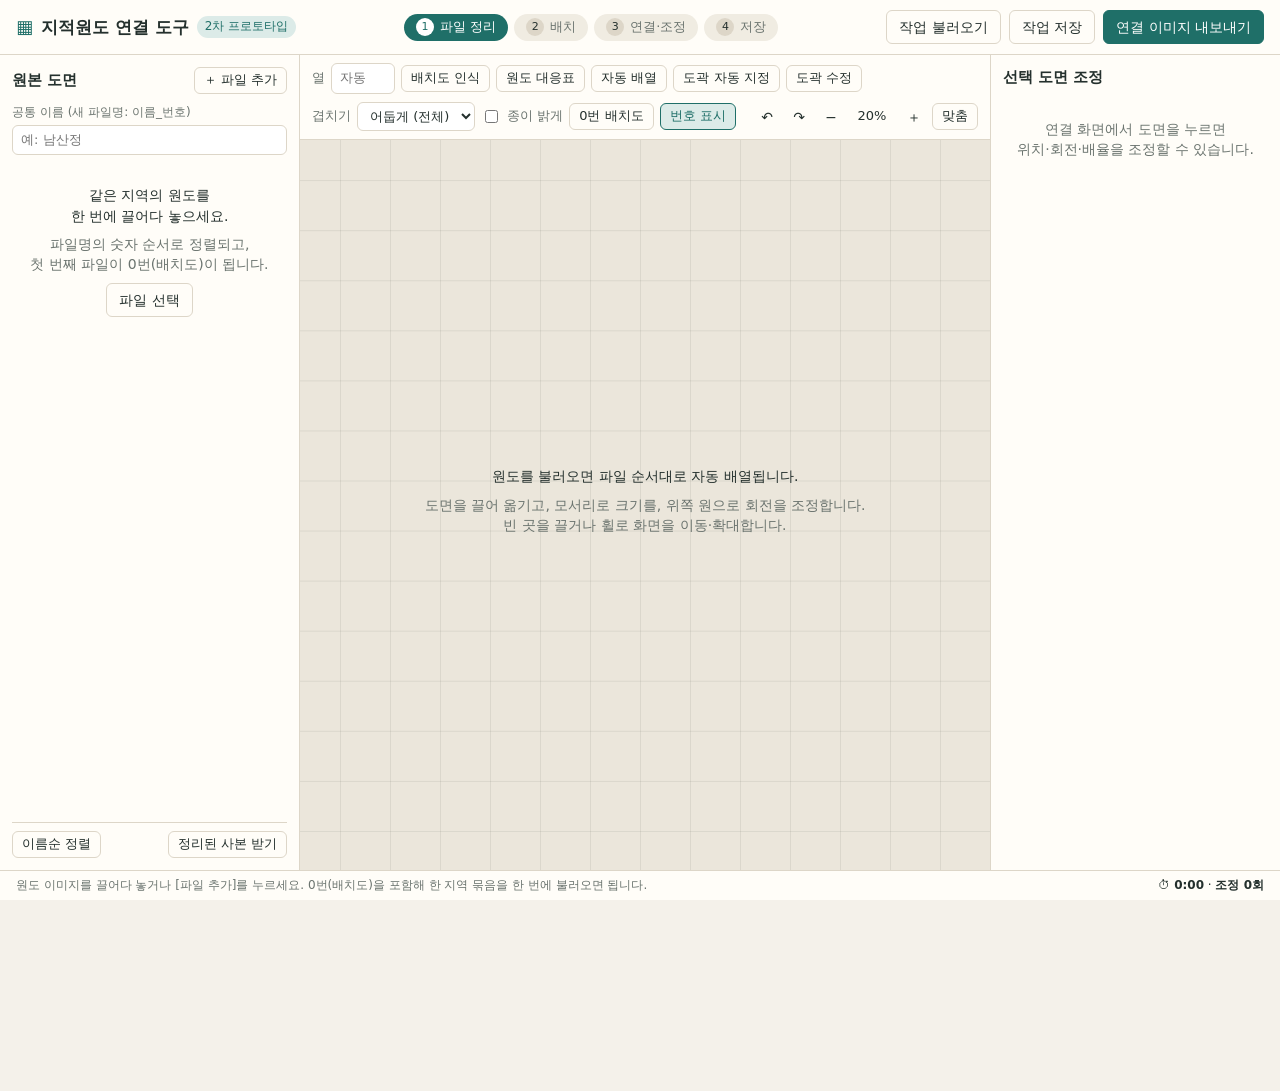
<file: index.html>
<!doctype html>
<html lang="ko">
<head>
  <meta charset="utf-8">
  <meta http-equiv="refresh" content="0; url=app/">
  <title>지적원도 연결 도구</title>
</head>
<body>
  <p><a href="app/">지적원도 연결 도구 열기 →</a></p>
</body>
</html>
</file>
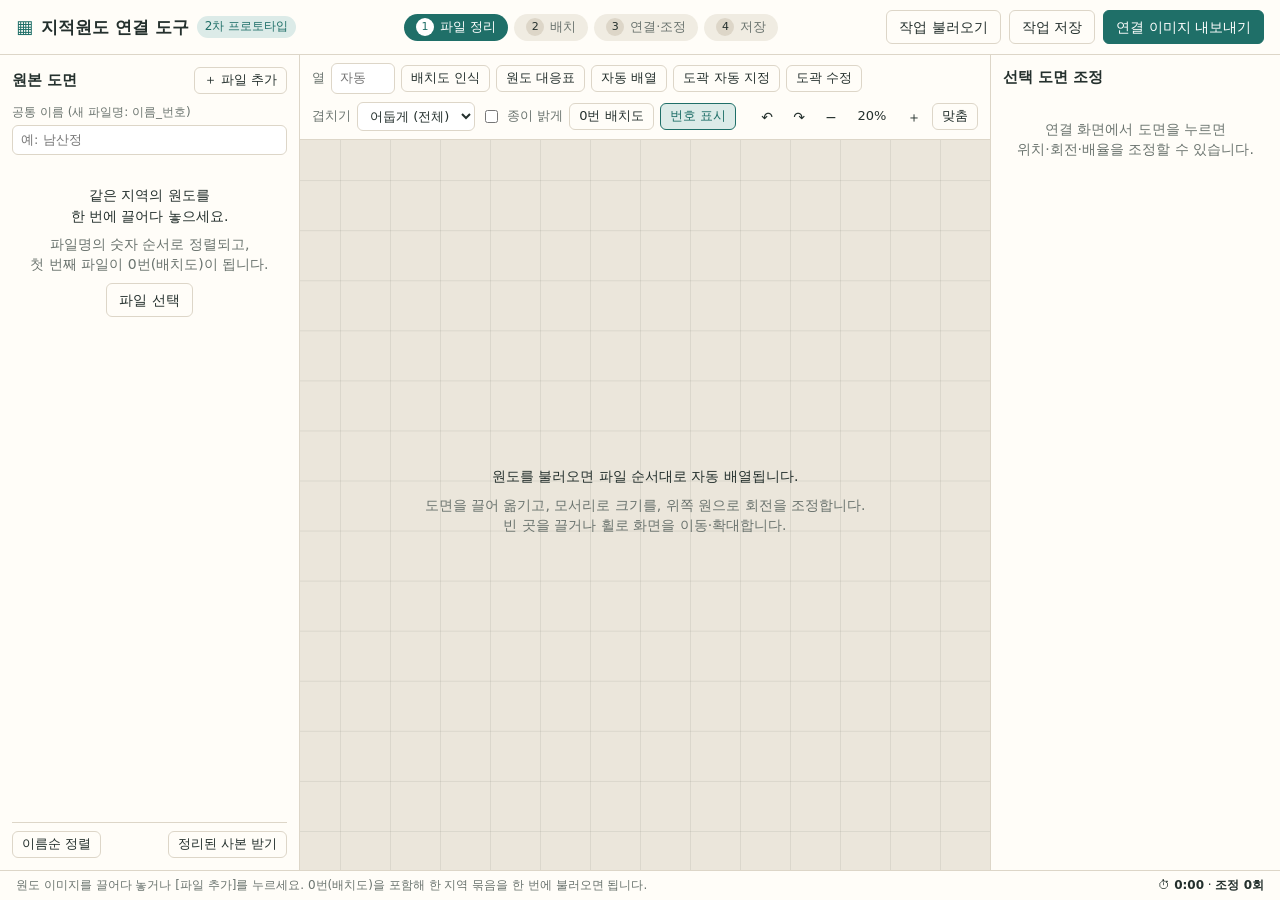
<file: app/index.html>
<!doctype html>
<html lang="ko">
<head>
  <meta charset="utf-8">
  <meta name="viewport" content="width=device-width, initial-scale=1">
  <title>지적원도 연결 도구</title>
  <link rel="stylesheet" href="css/style.css">
</head>
<body>
  <header class="topbar">
    <div class="brand">
      <span class="brand-icon" aria-hidden="true">▦</span>
      <h1>지적원도 연결 도구</h1>
      <span class="badge">2차 프로토타입</span>
    </div>
    <ol class="steps" aria-label="작업 단계">
      <li class="step"><span>1</span>파일 정리</li>
      <li class="step"><span>2</span>배치</li>
      <li class="step"><span>3</span>연결·조정</li>
      <li class="step"><span>4</span>저장</li>
    </ol>
    <div class="top-actions">
      <button id="btn-open" class="btn">작업 불러오기</button>
      <button id="btn-save" class="btn" title="Ctrl+S">작업 저장</button>
      <button id="btn-export" class="btn btn-primary">연결 이미지 내보내기</button>
    </div>
  </header>

  <div id="restore-bar" class="restore-bar" hidden>
    <span id="restore-text"></span>
    <button id="restore-yes" class="btn btn-small">이어서 하기</button>
    <button id="restore-no" class="btn btn-small btn-ghost">새로 시작</button>
  </div>

  <main class="workspace">
    <!-- 왼쪽: 원본 목록 -->
    <aside class="pane pane-left" aria-label="원본 도면">
      <div class="pane-head">
        <h2>원본 도면 <small id="sheet-count"></small></h2>
        <button id="btn-add" class="btn btn-small">＋ 파일 추가</button>
      </div>
      <label class="field">
        <span>공통 이름 (새 파일명: 이름_번호)</span>
        <input id="project-name" type="text" placeholder="예: 남산정" autocomplete="off">
      </label>
      <div id="empty-left" class="empty">
        <p>같은 지역의 원도를<br>한 번에 끌어다 놓으세요.</p>
        <p class="muted">파일명의 숫자 순서로 정렬되고,<br>첫 번째 파일이 0번(배치도)이 됩니다.</p>
        <button id="btn-add-empty" class="btn">파일 선택</button>
      </div>
      <ol id="sheet-list" class="sheet-list"></ol>
      <div class="pane-foot">
        <button id="btn-sort" class="btn btn-small btn-ghost" title="원래 파일명의 숫자 순서로 다시 정렬">이름순 정렬</button>
        <button id="btn-zip" class="btn btn-small" title="새 이름을 붙인 사본과 이름표(CSV)를 ZIP으로">정리된 사본 받기</button>
      </div>
    </aside>

    <!-- 가운데: 연결 화면 -->
    <section class="pane pane-center" aria-label="연결 화면">
      <div class="toolbar">
        <div class="tool-group">
          <label class="inline">열 <input id="arrange-cols" type="number" min="1" max="30" value="" placeholder="자동"></label>
          <button id="btn-layout-detect" class="btn btn-small" title="0번 배치도에서 도엽 배치를 인식하고 확인·수정">배치도 인식</button>
          <button id="btn-match" class="btn btn-small" title="도엽 번호마다 어느 원도가 들어가는지 확인·수정">원도 대응표</button>
          <button id="btn-arrange" class="btn btn-small" title="확인한 배치대로 사각 틀을 놓고 원도를 배열 (배치가 없으면 파일 순서대로)">자동 배열</button>
          <button id="btn-frame-all" class="btn btn-small" title="도곽(빨간·검은 테두리)을 자동으로 찾아 자르기·기울기·배율을 맞춤">도곽 자동 지정</button>
          <button id="btn-frame-review" class="btn btn-small btn-ghost" title="확인이 필요한 도곽부터 차례로 열어 모서리를 고침">도곽 수정</button>
        </div>
        <div class="tool-group">
          <label class="inline">겹치기
            <select id="btn-blend-all" title="어둡게: 겹친 곳에서 더 어두운 쪽만 남김 (흑백 스캔도 검게 누적되지 않음)">
              <option value="darken">어둡게 (전체)</option>
              <option value="multiply">곱하기 (전체)</option>
              <option value="normal">보통 (전체)</option>
            </select>
          </label>
          <label class="inline" title="바랜 종이 색을 흰색으로 맞춤"><input id="btn-whiten-all" type="checkbox"> 종이 밝게</label>
          <button id="btn-layout" class="btn btn-small btn-ghost" aria-pressed="false">0번 배치도</button>
          <button id="btn-labels" class="btn btn-small btn-ghost" aria-pressed="true">번호 표시</button>
        </div>
        <div class="tool-group">
          <button id="btn-undo" class="icon-btn" title="되돌리기 (Ctrl+Z)" aria-label="되돌리기">↶</button>
          <button id="btn-redo" class="icon-btn" title="다시 하기 (Ctrl+Shift+Z)" aria-label="다시 하기">↷</button>
          <button id="btn-zoom-out" class="icon-btn" aria-label="축소">−</button>
          <span id="zoom-label" class="zoom-label">100%</span>
          <button id="btn-zoom-in" class="icon-btn" aria-label="확대">＋</button>
          <button id="btn-fit" class="btn btn-small btn-ghost" title="전체 보기 (F)">맞춤</button>
        </div>
      </div>
      <div class="board-wrap">
        <canvas id="board" tabindex="0" aria-label="연결 화면: 도면을 끌어 옮기고, 모서리로 배율, 위쪽 원으로 회전"></canvas>
        <div id="empty-center" class="empty empty-center">
          <p>원도를 불러오면 파일 순서대로 자동 배열됩니다.</p>
          <p class="muted">도면을 끌어 옮기고, 모서리로 크기를, 위쪽 원으로 회전을 조정합니다.<br>빈 곳을 끌거나 휠로 화면을 이동·확대합니다.</p>
        </div>
        <div id="layout-viewer" class="layout-viewer" hidden>
          <div class="lv-head">
            <strong id="layout-title">0번 배치도</strong>
            <span>
              <button id="layout-fit" class="btn btn-small btn-ghost">맞춤</button>
              <button id="layout-close" class="icon-btn" aria-label="닫기">×</button>
            </span>
          </div>
          <div class="lv-body"><canvas id="layout-canvas"></canvas></div>
        </div>
      </div>
    </section>

    <!-- 오른쪽: 조정 도구 -->
    <aside class="pane pane-right" aria-label="선택 도면 조정">
      <div class="pane-head"><h2>선택 도면 조정</h2></div>
      <div id="panel-empty" class="empty">
        <p class="muted">연결 화면에서 도면을 누르면<br>위치·회전·배율을 조정할 수 있습니다.</p>
      </div>
      <div id="panel-body" hidden>
        <div class="sel-card">
          <strong id="sel-name"></strong>
          <span id="sel-orig" class="muted"></span>
        </div>
        <label class="field">
          <span>도면 번호 (원도에 적힌 번호)</span>
          <input id="f-sheetno" type="text" placeholder="예: 三, 3" autocomplete="off">
        </label>

        <h3>도곽 (빨간 테두리)</h3>
        <div class="frame-box">
          <span id="frame-state" class="muted"></span>
          <button id="btn-frame" class="btn btn-small btn-primary">도곽 모서리 지정</button>
          <label id="f-clip-row" class="check check-inline"><input id="f-clip" type="checkbox"> 도곽 바깥 여백 숨기기</label>
          <div class="btn-row tight">
            <button id="btn-frame-ref" class="btn btn-small btn-ghost" title="이 도면의 도곽 크기를 모든 도면의 기준으로">이 도곽을 기준으로</button>
            <button id="btn-frame-remove" class="btn btn-small btn-ghost">도곽 지우기</button>
          </div>
          <span id="frame-ref" class="muted small"></span>
        </div>

        <h3>위치·회전·배율</h3>
        <div class="grid2">
          <label class="field"><span>가로 위치 (px)</span><input id="f-x" type="number" step="1"></label>
          <label class="field"><span>세로 위치 (px)</span><input id="f-y" type="number" step="1"></label>
          <label class="field"><span>회전 (°)</span><input id="f-rot" type="number" step="0.1"></label>
          <label class="field"><span>배율 (%)</span><input id="f-scale" type="number" step="0.1"></label>
        </div>
        <div class="nudge">
          <span class="muted">미세 이동</span>
          <button class="icon-btn" data-nudge="-1,0" aria-label="왼쪽으로">←</button>
          <button class="icon-btn" data-nudge="0,-1" aria-label="위로">↑</button>
          <button class="icon-btn" data-nudge="0,1" aria-label="아래로">↓</button>
          <button class="icon-btn" data-nudge="1,0" aria-label="오른쪽으로">→</button>
          <span class="muted">회전</span>
          <button class="icon-btn" data-rot="-0.1" aria-label="반시계 0.1도">⟲</button>
          <button class="icon-btn" data-rot="0.1" aria-label="시계 0.1도">⟳</button>
        </div>

        <h3>여백 자르기 (원본 px)</h3>
        <div class="grid2">
          <label class="field"><span>왼쪽</span><input id="f-crop-l" type="number" min="0" step="10"></label>
          <label class="field"><span>오른쪽</span><input id="f-crop-r" type="number" min="0" step="10"></label>
          <label class="field"><span>위</span><input id="f-crop-t" type="number" min="0" step="10"></label>
          <label class="field"><span>아래</span><input id="f-crop-b" type="number" min="0" step="10"></label>
        </div>

        <h3>표시</h3>
        <label class="field">
          <span>투명도 <b id="f-opacity-val">100%</b></span>
          <input id="f-opacity" type="range" min="10" max="100" step="1">
        </label>
        <div class="grid2">
          <label class="field"><span>겹치기</span>
            <select id="f-blend">
              <option value="darken">어둡게</option>
              <option value="multiply">곱하기</option>
              <option value="normal">보통</option>
            </select>
          </label>
          <label class="check"><input id="f-visible" type="checkbox"> 보이기</label>
          <label class="check check-inline"><input id="f-whiten" type="checkbox"> 종이 밝게</label>
        </div>
        <div class="btn-row">
          <button id="btn-front" class="btn btn-small btn-ghost">맨 앞으로</button>
          <button id="btn-back" class="btn btn-small btn-ghost">맨 뒤로</button>
          <button id="btn-reset-rot" class="btn btn-small btn-ghost">회전·배율 초기화</button>
        </div>
        <p class="hint">방향키 1px · Shift+방향키 10px · [ ] 0.1° 회전 · 회전 손잡이를 Shift와 끌면 15° 단위</p>
      </div>
    </aside>
  </main>

  <footer class="statusbar">
    <span id="status-msg" class="status-msg" role="status"></span>
    <span class="log" title="Before/After 비교용 작업 기록 — project.json에 함께 저장됩니다">
      ⏱ <b id="log-time">0:00</b> · <b id="log-ops">조정 0회</b>
    </span>
  </footer>

  <dialog id="export-dialog" class="dialog">
    <form method="dialog">
      <h2>연결 이미지 내보내기</h2>
      <label class="field">
        <span>배율 (원본 해상도 대비)</span>
        <select id="export-scale">
          <option value="0.1">10% · 확인용</option>
          <option value="0.25" selected>25%</option>
          <option value="0.5">50%</option>
          <option value="1">100% · 원본 해상도</option>
        </select>
      </label>
      <p id="export-info" class="muted"></p>
      <p class="hint">숨긴 도면은 제외됩니다. 원본 해상도가 브라우저 한계를 넘으면 <code>tools/export.py</code>로 project.json을 출력하세요.</p>
      <div class="btn-row end">
        <button id="export-cancel" class="btn btn-ghost" value="cancel">취소</button>
        <button id="export-go" class="btn btn-primary">PNG 저장</button>
      </div>
    </form>
  </dialog>

  <dialog id="frame-dialog" class="dialog dialog-wide">
    <div class="frame-head">
      <div>
        <h2>도곽 모서리 지정</h2>
        <span id="frame-sheet" class="muted"></span>
      </div>
      <ol class="corner-steps">
        <li class="corner-step">① 왼쪽 위</li>
        <li class="corner-step">② 오른쪽 위</li>
        <li class="corner-step">③ 오른쪽 아래</li>
        <li class="corner-step">④ 왼쪽 아래</li>
      </ol>
    </div>
    <div class="frame-body"><canvas id="frame-canvas"></canvas></div>
    <p id="frame-info" class="frame-info"></p>
    <div class="frame-foot">
      <label class="check check-inline"><input id="frame-snap" type="checkbox" checked> 빨간 선에 맞추기</label>
      <label class="check check-inline"><input id="frame-autozoom" type="checkbox" checked> 다음 모서리 확대</label>
      <label class="check check-inline" title="네 모서리를 반듯한 직사각형으로 펴서 네 변을 모두 수직·수평으로 맞춤"><input id="frame-rectify" type="checkbox" checked> 수직·수평 펴기</label>
      <label class="check check-inline"><input id="frame-preview" type="checkbox"> 펴진 모습 보기</label>
      <span class="spacer"></span>
      <button id="frame-fit" class="btn btn-small btn-ghost">전체 보기</button>
      <button id="frame-clear" class="btn btn-small btn-ghost">다시 지정</button>
      <button id="frame-cancel" class="btn btn-ghost">취소</button>
      <button id="frame-apply" class="btn">적용</button>
      <button id="frame-apply-next" class="btn btn-primary">적용 후 다음 도면</button>
    </div>
  </dialog>

  <dialog id="layout-dialog" class="dialog dialog-wide">
    <div class="frame-head">
      <div>
        <h2>배치도 인식 (0번)</h2>
        <span class="muted">칸 하나를 그리면 격자 전체를 찾고, 번호 순서대로 열을 그으면 번호가 매겨집니다.</span>
      </div>
      <ol class="corner-steps">
        <li class="corner-step lay-step">① 칸 하나 그리기</li>
        <li class="corner-step lay-step">② 열 따라 번호 긋기</li>
        <li class="corner-step lay-step">③ 확인·적용</li>
      </ol>
    </div>
    <div class="lay-main">
      <div class="frame-body"><canvas id="layout-canvas2"></canvas></div>
      <aside class="lay-side">
        <label class="field"><span>전체 도엽 수 (표지의 「○○枚」)</span><input id="lay-total" type="number" min="1" max="999"></label>
        <fieldset class="lay-modes">
          <legend>마우스 동작</legend>
          <label><input type="radio" name="lay-mode" value="cell"> ① 칸 그리기 (첫 칸 → 필요하면 먼 칸 하나 더)</label>
          <label><input type="radio" name="lay-mode" value="sequence"> ② 열 따라 긋기 (1번부터 순서대로)</label>
          <label><input type="radio" name="lay-mode" value="edit"> 칸 클릭: 번호 넣기·고치기</label>
          <label class="muted"><input type="radio" name="lay-mode" value="region"> (실험) 영역으로 자동 찾기</label>
        </fieldset>
        <div id="lay-stroke-box" class="lay-box" hidden>
          <strong>열 따라 긋기</strong>
          <span class="muted small">번호 순서대로 열마다 첫 칸 → 끝 칸으로 그으세요. 주황 점선은 자동 제안입니다.</span>
          <b id="lay-stroke-count"></b>
          <div class="btn-row tight">
            <button id="lay-undo-stroke" class="btn btn-small">마지막 긋기 취소</button>
            <button id="lay-restart-stroke" class="btn btn-small btn-ghost">처음부터</button>
          </div>
          <button id="lay-use-guide" class="btn btn-small btn-ghost">자동 제안 그대로 쓰기</button>
        </div>
        <div id="lay-grid-box" class="lay-box">
          <div class="grid2">
            <label class="field"><span>열</span><input id="lay-cols" type="number" min="1"></label>
            <label class="field"><span>행</span><input id="lay-rows" type="number" min="1"></label>
          </div>
          <span id="lay-cellsize" class="muted small"></span>
          <div class="lay-row"><span class="muted small">격자 밀기</span>
            <button class="icon-btn" data-lay-shift="-1,0" aria-label="왼쪽">←</button>
            <button class="icon-btn" data-lay-shift="0,-1" aria-label="위">↑</button>
            <button class="icon-btn" data-lay-shift="0,1" aria-label="아래">↓</button>
            <button class="icon-btn" data-lay-shift="1,0" aria-label="오른쪽">→</button>
          </div>
          <div class="lay-row"><span class="muted small">한 줄 늘리기</span>
            <button class="btn btn-small btn-ghost" data-lay-grow="left">왼</button>
            <button class="btn btn-small btn-ghost" data-lay-grow="top">위</button>
            <button class="btn btn-small btn-ghost" data-lay-grow="bottom">아래</button>
            <button class="btn btn-small btn-ghost" data-lay-grow="right">오른</button>
          </div>
          <label class="field"><span>번호 매기는 순서</span>
            <select id="lay-order">
              <option value="col-rtl">오른쪽 열부터, 위 → 아래</option>
              <option value="col-ltr">왼쪽 열부터, 위 → 아래</option>
              <option value="row-ltr">위 행부터, 왼 → 오른</option>
              <option value="row-rtl">위 행부터, 오른 → 왼</option>
            </select>
          </label>
          <label class="check check-inline" title="칸을 넣고 뺄 때 정한 순서대로 번호를 다시 매김. 번호를 직접 고치면 꺼짐"><input id="lay-auto" type="checkbox" checked> 칸을 넣고 뺄 때 번호 자동 매기기</label>
          <div class="btn-row tight">
            <button id="lay-renumber" class="btn btn-small">번호 다시 매기기</button>
            <button id="lay-redetect" class="btn btn-small btn-ghost">첫 칸부터 다시</button>
            <button id="lay-clear" class="btn btn-small btn-ghost">번호 모두 지우기</button>
          </div>
        </div>
        <div id="lay-selected" class="lay-box" hidden>
          <strong id="lay-sel-title"></strong>
          <div class="lay-row">
            <label class="inline">번호 <input id="lay-sel-no" type="number" min="1"></label>
            <button id="lay-sel-remove" class="btn btn-small btn-ghost">칸 빼기</button>
          </div>
          <span id="lay-sel-sheet" class="muted small"></span>
        </div>
        <p id="lay-summary" class="lay-summary"></p>
      </aside>
    </div>
    <p id="lay-hint" class="frame-info"></p>
    <div class="frame-foot">
      <span class="muted small">휠: 확대 · 오른쪽 버튼 끌기: 이동</span>
      <span class="spacer"></span>
      <button id="lay-fit" class="btn btn-small btn-ghost">맞춤</button>
      <button id="lay-cancel" class="btn btn-ghost">취소</button>
      <button id="lay-apply" class="btn">적용</button>
      <button id="lay-apply-arrange" class="btn btn-primary">적용 후 자동 배열</button>
    </div>
  </dialog>

  <dialog id="match-dialog" class="dialog dialog-match">
    <div class="frame-head">
      <div>
        <h2>원도 대응표</h2>
        <span class="muted">도엽 번호마다 들어갈 원도를 확인하세요. 원도의 도면 번호를 적었으면 그 번호, 없으면 파일 순서로 짝지어집니다.</span>
      </div>
    </div>
    <div class="match-tools">
      <span id="match-summary"></span>
      <span class="spacer"></span>
      <label class="check check-inline"><input id="match-all" type="checkbox"> 원도가 없는 번호도 보기</label>
      <button id="match-fileorder" class="btn btn-small btn-ghost" title="입력한 도면 번호를 지우고 파일 순서(이름_번호)로 짝지음">모두 파일 순서로</button>
    </div>
    <div class="match-body">
      <table class="match-table">
        <thead><tr><th>도엽 번호</th><th>배치 칸</th><th></th><th>원도</th><th>상태</th></tr></thead>
        <tbody id="match-rows"></tbody>
      </table>
      <p id="match-unmatched" class="small"></p>
    </div>
    <div class="frame-foot">
      <span class="spacer"></span>
      <button id="match-close" class="btn btn-ghost">닫기</button>
      <button id="match-arrange" class="btn btn-primary">닫고 자동 배열</button>
    </div>
  </dialog>

  <div id="toast" class="toast" role="alert" hidden></div>
  <div class="drop-overlay" aria-hidden="true">원도 이미지 또는 project.json을 놓으세요</div>

  <input id="file-input" type="file" accept="image/*,.json,application/json" multiple hidden>
  <input id="project-input" type="file" accept=".json,application/json" hidden>

  <script src="js/util.js"></script>
  <script src="js/state.js"></script>
  <script src="js/files.js"></script>
  <script src="js/canvas.js"></script>
  <script src="js/panel.js"></script>
  <script src="js/rectify.js"></script>
  <script src="js/frame.js"></script>
  <script src="js/autoframe.js"></script>
  <script src="js/layout.js"></script>
  <script src="js/match.js"></script>
  <script src="js/export.js"></script>
  <script src="js/main.js"></script>
</body>
</html>
</file>
<file: app/css/style.css>
:root {
  --bg: #f4f1ea;
  --surface: #fffdf8;
  --surface-2: #f0ece2;
  --line: #ddd6c8;
  --text: #24302d;
  --muted: #6b746f;
  --accent: #1f6f68;
  --accent-soft: #dcebe8;
  --warn: #a5482a;
  --canvas-bg: #ebe6db;
  --grid: rgba(80, 90, 80, 0.10);
  --radius: 8px;
  --font: "Pretendard", "Noto Sans KR", "Apple SD Gothic Neo", "Malgun Gothic", system-ui, sans-serif;
}

* { box-sizing: border-box; }
html, body { height: 100%; margin: 0; }
body {
  display: flex;
  flex-direction: column;
  background: var(--bg);
  color: var(--text);
  font: 14px/1.45 var(--font);
  overflow: hidden;
}
h1, h2, h3 { margin: 0; }
button, input, select { font: inherit; color: inherit; }
[hidden] { display: none !important; }
.muted { color: var(--muted); }
code { font-size: 0.92em; background: var(--surface-2); padding: 1px 4px; border-radius: 4px; }

/* ---------- 버튼 ---------- */
.btn {
  border: 1px solid var(--line);
  background: var(--surface);
  border-radius: 6px;
  padding: 6px 12px;
  cursor: pointer;
  white-space: nowrap;
}
.btn:hover { border-color: var(--accent); }
.btn:disabled { opacity: 0.5; cursor: not-allowed; }
.btn-primary { background: var(--accent); border-color: var(--accent); color: #fff; }
.btn-primary:hover { filter: brightness(1.08); }
.btn-small { padding: 3px 9px; font-size: 13px; }
.btn-ghost { background: transparent; }
.btn[aria-pressed="true"] { background: var(--accent-soft); border-color: var(--accent); color: var(--accent); }
.icon-btn {
  border: 1px solid transparent;
  background: transparent;
  width: 26px; height: 26px;
  border-radius: 6px;
  cursor: pointer;
  line-height: 1;
}
.icon-btn:hover:not(:disabled) { background: var(--surface-2); border-color: var(--line); }
.icon-btn:disabled { opacity: 0.3; cursor: default; }
:focus-visible { outline: 2px solid var(--accent); outline-offset: 1px; }

/* ---------- 상단 ---------- */
.topbar {
  display: flex;
  align-items: center;
  gap: 20px;
  padding: 10px 16px;
  background: var(--surface);
  border-bottom: 1px solid var(--line);
}
.brand { display: flex; align-items: center; gap: 8px; }
.brand h1 { font-size: 17px; }
.brand-icon { color: var(--accent); font-size: 18px; }
.badge { font-size: 12px; background: var(--accent-soft); color: var(--accent); padding: 2px 8px; border-radius: 999px; }
.steps { display: flex; gap: 6px; list-style: none; margin: 0; padding: 0; flex: 1; justify-content: center; }
.step {
  display: flex; align-items: center; gap: 6px;
  padding: 4px 12px; border-radius: 999px;
  background: var(--surface-2); color: var(--muted); font-size: 13px;
}
.step span {
  display: inline-grid; place-items: center;
  width: 18px; height: 18px; border-radius: 50%;
  background: var(--line); color: var(--text); font-size: 11px;
}
.step.is-done { color: var(--accent); }
.step.is-done span { background: var(--accent-soft); color: var(--accent); }
.step.is-current { background: var(--accent); color: #fff; }
.step.is-current span { background: #fff; color: var(--accent); }
.top-actions { display: flex; gap: 8px; }

.restore-bar {
  display: flex; align-items: center; gap: 10px;
  padding: 6px 16px; background: #fbf3dc; border-bottom: 1px solid var(--line); font-size: 13px;
}

/* ---------- 작업 영역 ---------- */
.workspace {
  flex: 1;
  display: grid;
  grid-template-columns: 300px minmax(0, 1fr) 290px;
  min-height: 0;
}
.pane { min-height: 0; display: flex; flex-direction: column; }
.pane-left, .pane-right { background: var(--surface); padding: 12px; gap: 10px; overflow-y: auto; }
.pane-left { border-right: 1px solid var(--line); }
.pane-right { border-left: 1px solid var(--line); }
.pane-head { display: flex; align-items: center; justify-content: space-between; gap: 8px; }
.pane-head h2 { font-size: 15px; }
.pane-head small { font-weight: 400; color: var(--muted); font-size: 12px; margin-left: 4px; }
.pane-foot { display: flex; gap: 6px; justify-content: space-between; margin-top: auto; padding-top: 8px; border-top: 1px solid var(--line); }
.pane-right h3 { font-size: 13px; margin: 14px 0 6px; color: var(--muted); font-weight: 600; }

.field { display: flex; flex-direction: column; gap: 3px; font-size: 12px; color: var(--muted); }
.field input[type="text"], .field input[type="number"], .field select, .inline input, .inline select {
  border: 1px solid var(--line);
  background: #fff;
  border-radius: 6px;
  padding: 5px 8px;
  color: var(--text);
  font-size: 13px;
  min-width: 0;
  width: 100%;
}
.inline input, .inline select { width: auto; }
.field input[type="range"] { accent-color: var(--accent); }
.inline { display: inline-flex; align-items: center; gap: 6px; font-size: 13px; color: var(--muted); }
.inline input[type="number"] { width: 64px; }
.check { display: flex; align-items: center; gap: 6px; font-size: 13px; padding-top: 16px; }
.check input { accent-color: var(--accent); }
.grid2 { display: grid; grid-template-columns: minmax(0, 1fr) minmax(0, 1fr); gap: 8px; }
.btn-row { display: flex; flex-wrap: wrap; gap: 6px; margin-top: 12px; }
.btn-row.end { justify-content: flex-end; }
.hint { font-size: 12px; color: var(--muted); margin: 12px 0 0; }

.empty { text-align: center; padding: 20px 8px; color: var(--text); }
.empty p { margin: 0 0 8px; }

/* ---------- 원본 목록 ---------- */
.sheet-list { list-style: none; margin: 0; padding: 0; display: flex; flex-direction: column; gap: 4px; }
.sheet-item {
  display: grid;
  grid-template-columns: 12px 52px minmax(0, 1fr) auto;
  align-items: center;
  gap: 8px;
  padding: 6px;
  border: 1px solid transparent;
  border-radius: var(--radius);
  cursor: pointer;
  background: var(--surface);
}
.sheet-item:hover { background: var(--surface-2); }
.sheet-item.is-selected { border-color: var(--accent); background: var(--accent-soft); }
.sheet-item.is-layout { background: var(--surface-2); border-color: var(--line); margin-bottom: 6px; }
.sheet-item.is-dragging { opacity: 0.4; }
.sheet-item.drop-before { box-shadow: 0 -2px 0 var(--accent); }
.sheet-item.drop-after { box-shadow: 0 2px 0 var(--accent); }
.grip { color: var(--muted); cursor: grab; font-size: 11px; letter-spacing: -2px; }
.thumb { width: 52px; height: 40px; object-fit: cover; border-radius: 4px; border: 1px solid var(--line); background: #fff; }
.thumb.is-hidden { opacity: 0.3; }
.names { display: flex; flex-direction: column; min-width: 0; }
.new-name { font-weight: 600; font-size: 13px; word-break: break-all; line-height: 1.3; }
.old-name { font-size: 11px; color: var(--muted); overflow: hidden; text-overflow: ellipsis; white-space: nowrap; }
.tag { align-self: flex-start; margin-top: 2px; font-size: 11px; padding: 0 6px; border-radius: 999px; background: var(--accent); color: #fff; }
.tag-no { background: var(--accent-soft); color: var(--accent); }
.tag-warn { background: #fbe3d6; color: var(--warn); }
.row-actions { display: flex; gap: 0; opacity: 0.35; }
.sheet-item:hover .row-actions, .sheet-item.is-selected .row-actions, .row-actions:focus-within { opacity: 1; }
.row-actions .icon-btn { width: 20px; height: 22px; font-size: 12px; padding: 0; }

/* ---------- 연결 화면 ---------- */
.toolbar {
  display: flex; flex-wrap: wrap; align-items: center; justify-content: space-between;
  gap: 8px 16px; padding: 8px 12px; background: var(--surface); border-bottom: 1px solid var(--line);
}
.tool-group { display: flex; align-items: center; gap: 6px; }
.zoom-label { min-width: 44px; text-align: center; font-variant-numeric: tabular-nums; font-size: 13px; }
.board-wrap { position: relative; flex: 1; min-height: 0; overflow: hidden; }
#board { display: block; touch-action: none; outline: none; }
.empty-center {
  position: absolute; inset: 0; display: grid; place-content: center; pointer-events: none;
}
.layout-viewer {
  position: absolute; top: 12px; right: 12px;
  width: 340px; height: 300px; min-width: 200px; min-height: 160px;
  resize: both; overflow: hidden;
  display: flex; flex-direction: column;
  background: var(--surface); border: 1px solid var(--line); border-radius: var(--radius);
  box-shadow: 0 6px 24px rgba(0, 0, 0, 0.15);
}
.lv-head { display: flex; justify-content: space-between; align-items: center; padding: 6px 8px; border-bottom: 1px solid var(--line); font-size: 13px; }
.lv-body { flex: 1; min-height: 0; }
#layout-canvas { display: block; cursor: grab; touch-action: none; }

/* ---------- 선택 도면 ---------- */
.sel-card { display: flex; flex-direction: column; padding: 8px 10px; background: var(--surface-2); border-radius: var(--radius); margin-bottom: 8px; }
.sel-card .muted { font-size: 11px; word-break: break-all; }
.nudge { display: flex; align-items: center; gap: 2px; margin-top: 8px; font-size: 12px; flex-wrap: wrap; }
.nudge .muted:not(:first-child) { margin-left: 8px; }

/* ---------- 도곽 ---------- */
.frame-box { display: flex; flex-direction: column; gap: 6px; padding: 8px 10px; border: 1px solid var(--line); border-radius: var(--radius); font-size: 12px; }
.frame-box .btn-primary { align-self: flex-start; }
.btn-row.tight { margin-top: 0; }
.small { font-size: 11px; }
.check-inline { padding-top: 0; }
.dialog.dialog-wide { max-width: none; width: min(1200px, calc(100vw - 32px)); height: min(860px, calc(100vh - 32px)); padding: 0; }
.dialog.dialog-wide[open] { display: flex; flex-direction: column; }
.frame-head { display: flex; justify-content: space-between; align-items: center; gap: 12px; padding: 12px 16px; border-bottom: 1px solid var(--line); flex-wrap: wrap; }
.frame-head h2 { margin: 0; font-size: 16px; }
.corner-steps { display: flex; gap: 6px; list-style: none; margin: 0; padding: 0; }
.corner-step { padding: 3px 10px; border-radius: 999px; background: var(--surface-2); color: var(--muted); font-size: 12px; }
.corner-step.is-done { background: var(--accent-soft); color: var(--accent); }
.corner-step.is-current { background: var(--accent); color: #fff; }
.frame-body { flex: 1; min-height: 0; position: relative; }
#frame-canvas { display: block; touch-action: none; }
.frame-info { margin: 0; padding: 8px 16px; font-size: 13px; line-height: 1.45; min-height: calc(2 * 1.45em + 16px); border-top: 1px solid var(--line); }
.frame-info .warn, .warn { color: var(--warn); }
.frame-foot { display: flex; align-items: center; gap: 8px; padding: 10px 16px; border-top: 1px solid var(--line); flex-wrap: wrap; }
.spacer { flex: 1; }

/* ---------- 배치도 인식 ---------- */
.lay-main { flex: 1; min-height: 0; display: grid; grid-template-columns: minmax(0, 1fr) 280px; }
.lay-side { border-left: 1px solid var(--line); padding: 12px; overflow-y: auto; display: flex; flex-direction: column; gap: 10px; font-size: 13px; }
.lay-modes { border: 1px solid var(--line); border-radius: var(--radius); padding: 6px 10px 8px; margin: 0; display: flex; flex-direction: column; gap: 4px; }
.lay-modes legend { font-size: 12px; color: var(--muted); padding: 0 4px; }
.lay-modes label { display: flex; gap: 6px; align-items: center; cursor: pointer; }
.lay-modes input { accent-color: var(--accent); }
.lay-box { display: flex; flex-direction: column; gap: 6px; padding: 8px 10px; border: 1px solid var(--line); border-radius: var(--radius); }
.lay-row { display: flex; align-items: center; gap: 4px; flex-wrap: wrap; }
.lay-row .muted { margin-right: 4px; }
#lay-sel-no { width: 64px; }
.lay-summary { margin: 0; font-size: 12px; line-height: 1.6; }
#layout-canvas2 { display: block; touch-action: none; cursor: crosshair; }

/* ---------- 원도 대응표 ---------- */
.dialog.dialog-match { max-width: none; width: min(860px, calc(100vw - 32px)); height: min(820px, calc(100vh - 32px)); padding: 0; }
.dialog.dialog-match[open] { display: flex; flex-direction: column; }
.match-tools { display: flex; align-items: center; gap: 10px; padding: 8px 16px; border-bottom: 1px solid var(--line); font-size: 13px; flex-wrap: wrap; }
.match-body { flex: 1; min-height: 0; overflow-y: auto; padding: 0 16px 8px; }
.match-table { width: 100%; border-collapse: collapse; font-size: 13px; }
.match-table th { position: sticky; top: 0; background: var(--surface); text-align: left; font-weight: 600; color: var(--muted); font-size: 12px; padding: 8px 6px; border-bottom: 1px solid var(--line); }
.match-table td { padding: 4px 6px; border-bottom: 1px solid var(--surface-2); vertical-align: middle; }
.match-table select { width: 100%; max-width: 380px; border: 1px solid var(--line); border-radius: 6px; padding: 4px 6px; background: #fff; }
.m-no { font-weight: 700; font-variant-numeric: tabular-nums; width: 64px; }
.m-cell { color: var(--muted); width: 90px; white-space: nowrap; }
.m-thumb { width: 60px; }
.m-thumb img { width: 52px; height: 40px; object-fit: cover; border: 1px solid var(--line); border-radius: 4px; display: block; }
.m-st { width: 120px; white-space: nowrap; font-size: 12px; }
.m-ok .m-st { color: var(--accent); }
.m-warn .m-st, .m-bad .m-st { color: var(--warn); font-weight: 600; }
.m-bad { background: #fdf0ea; }
.m-none { color: var(--muted); }

/* ---------- 하단 ---------- */
.statusbar {
  display: flex; justify-content: space-between; gap: 16px;
  padding: 6px 16px; background: var(--surface); border-top: 1px solid var(--line); font-size: 12px;
}
.status-msg { overflow: hidden; text-overflow: ellipsis; white-space: nowrap; color: var(--muted); }
.log { white-space: nowrap; font-variant-numeric: tabular-nums; }

/* ---------- 대화상자·알림 ---------- */
.dialog { border: 1px solid var(--line); border-radius: 12px; padding: 20px; width: min(420px, calc(100vw - 32px)); background: var(--surface); color: var(--text); }
.dialog::backdrop { background: rgba(20, 30, 28, 0.35); }
.dialog h2 { font-size: 16px; margin-bottom: 14px; }
#export-info { margin: 10px 0 0; font-variant-numeric: tabular-nums; }
#export-info.is-warn { color: var(--warn); }
.toast {
  position: fixed; left: 50%; bottom: 48px; transform: translateX(-50%);
  max-width: min(640px, calc(100vw - 32px));
  background: #24302d; color: #fff; padding: 10px 16px; border-radius: 8px; font-size: 13px;
  box-shadow: 0 6px 20px rgba(0, 0, 0, 0.2); z-index: 20;
}
.drop-overlay {
  position: fixed; inset: 0; display: none; place-items: center;
  background: rgba(31, 111, 104, 0.18); border: 3px dashed var(--accent);
  font-size: 18px; font-weight: 600; color: var(--accent); z-index: 30; pointer-events: none;
}
body.is-dropping .drop-overlay { display: grid; }

/* ---------- 좁은 화면 ---------- */
@media (max-width: 1100px) {
  .steps { display: none; }
  .workspace { grid-template-columns: 240px 1fr 250px; }
}
@media (max-width: 760px) {
  body { overflow: auto; }
  .topbar { flex-wrap: wrap; gap: 8px; }
  .workspace { grid-template-columns: 1fr; }
  .pane-left, .pane-right { border: 0; border-bottom: 1px solid var(--line); max-height: none; }
  .pane-center { height: 70vh; }
}
</file>
